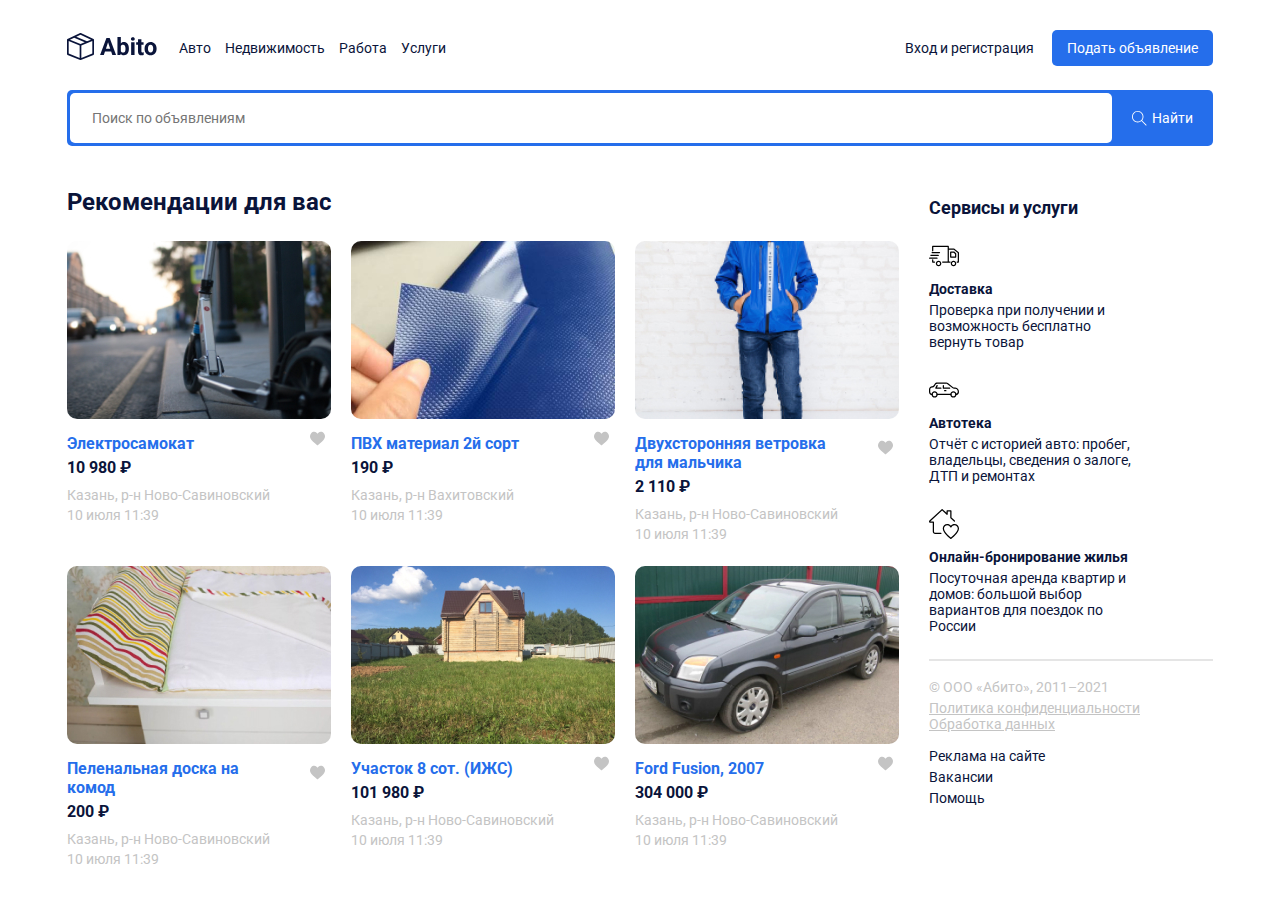
<file: index.html>
<!DOCTYPE html>
<html lang="ru-RU">

<head>
  <meta charset="UTF-8">
  <meta http-equiv="X-UA-Compatible" content="IE=edge">
  <meta name="viewport" content="width=device-width, initial-scale=1.0">
  <link rel="stylesheet" href="CSS/normalize.css">
  <link rel="stylesheet" href="CSS/style.css">
  <link rel="preconnect" href="https://fonts.googleapis.com">
  <link rel="preconnect" href="https://fonts.gstatic.com" crossorigin>
  <link href="https://fonts.googleapis.com/css2?family=Roboto:wght@400;700&display=swap" rel="stylesheet">
  <title>Abito - доска объявлений</title>
</head>

<body>
  <header class="header container">
    <div class="navbar">
      <a href="/index.html" class="logo">
        <img src="img/logo.svg" alt="logo-Abito" class="logo-img">
      </a>
      <div class="menu-all">
        <button class="close-menu">
          <svg width="18" height="19" viewBox="0 0 18 19" fill="none" xmlns="http://www.w3.org/2000/svg">
            <path d="M0.5 1L17.5 18M17.5 1L0.5 18" stroke="black" />
          </svg>
        </button>
        <nav class="navbar-menu">
          <ul class="menu">
            <li class="menu-item"><a href="#" class="menu-link">Авто</a></li>
            <li class="menu-item"><a href="#" class="menu-link">Недвижимость</a></li>
            <li class="menu-item"><a href="#" class="menu-link">Работа</a></li>
            <li class="menu-item"><a href="#" class="menu-link">Услуги</a></li>
          </ul>
        </nav>
        <div class="button-group">
          <a href="" class="button button-link">Вход и регистрация</a>
          <a href="" class="button button-primary">Подать объявление</a>
        </div>
      </div>
      <button class="menu-button"><svg width="30" height="30" viewBox="0 0 30 30" fill="none"
          xmlns="http://www.w3.org/2000/svg">
          <path
            d="M0.937476 9.37501H29.0624C29.58 9.37501 29.9999 8.95498 29.9999 8.43754C29.9999 7.92002 29.5799 7.50006 29.0624 7.50006H0.937476C0.419955 7.50006 0 7.92009 0 8.43754C0 8.95498 0.420033 9.37501 0.937476 9.37501Z"
            fill="black" />
          <path
            d="M29.0624 14.0626H0.937476C0.419955 14.0626 0 14.4826 0 15C0 15.5175 0.420033 15.9375 0.937476 15.9375H29.0624C29.58 15.9375 29.9999 15.5175 29.9999 15C29.9999 14.4826 29.58 14.0626 29.0624 14.0626Z"
            fill="black" />
          <path
            d="M29.0625 20.625H10.3125C9.79495 20.625 9.375 21.0451 9.375 21.5625C9.375 22.08 9.79503 22.5 10.3125 22.5H29.0625C29.58 22.5 29.9999 22.0799 29.9999 21.5625C30 21.045 29.58 20.625 29.0625 20.625Z"
            fill="black" />
        </svg>
      </button>
    </div>

    <div class="search-panel">
      <input type="search" class="search-input" name="" id="" placeholder="Поиск по объявлениям">
      <button class="search-button">
        <svg class="search-icon" width="15" height="15" viewBox="0 0 15 15" fill="none"
          xmlns="http://www.w3.org/2000/svg">
          <path
            d="M14.6506 14.0012L10.0862 9.43675C10.9465 8.43352 11.4706 7.13293 11.4706 5.71058C11.4706 2.54822 8.89765 -0.0247192 5.7353 -0.0247192C4.20353 -0.0247192 2.76265 0.571751 1.67824 1.6544C0.595589 2.73793 -0.000881376 4.17881 9.77541e-07 5.71058C9.77541e-07 8.87293 2.57294 11.4459 5.7353 11.4459C7.15765 11.4459 8.45912 10.9218 9.46235 10.0615L14.0268 14.6259L14.6506 14.0012ZM5.7353 10.5635C3.06 10.5635 0.882354 8.38675 0.882354 5.71058C0.881472 4.41352 1.38618 3.19499 2.30294 2.2791C3.21882 1.36234 4.43824 0.857634 5.7353 0.857634C8.41059 0.857634 10.5882 3.0344 10.5882 5.71058C10.5882 8.38587 8.41059 10.5635 5.7353 10.5635Z"
            fill="white" />
        </svg>
        <span class="search-button-text">Найти</span>

      </button>
  </header>
  <div class="page-content container">
    <main class="main-block">
      <h2 class="head-block">Рекомендации для вас</h2>
      <div class="cards">
        <div class="card">
          <a href="single87208.html" class="card-link">
            <img src="img/card-1.jpg" alt="photo" class="card-img">
          </a>
          <div class="card-header">
            <a href="single87208.html" class="card-link">
              <h3 class="card-title">Электросамокат</h3>
            </a>
            <button class="like">
              <img src="img/favourite.svg" alt="like">
            </button>
          </div>
          <strong class="card-price">10 980 ₽</strong>
          <p class="card-text">Казань, р-н Ново-Савиновский</p>
          <p class="card-text">10 июля 11:39</p>
        </div>
        <div class="card">
          <a href="single.html" class="card-link">
            <img src="img/card-2.jpg" alt="photo" class="card-img">
          </a>
          <div class="card-header">
            <a href="single.html" class="card-link">
              <h3 class="card-title">ПВХ материал 2й сорт</h3>
            </a>
            <button class="like">
              <img src="img/favourite.svg" alt="like">
            </button>
          </div>
          <strong class="card-price">190 ₽</strong>
          <p class="card-text">Казань, р-н Вахитовский</p>
          <p class="card-text">10 июля 11:39</p>
        </div>
        <div class="card">
          <a href="single.html" class="card-link">
            <img src="img/card-3.jpg" alt="photo" class="card-img">
          </a>
          <div class="card-header">
            <a href="single.html" class="card-link">
              <h3 class="card-title">Двухсторонняя ветровка для мальчика</h3>
            </a>
            <button class="like">
              <img src="img/favourite.svg" alt="like">
            </button>
          </div>
          <strong class="card-price">2 110 ₽</strong>
          <p class="card-text">Казань, р-н Ново-Савиновский</p>
          <p class="card-text">10 июля 11:39</p>
        </div>
        <div class="card">
          <a href="single.html" class="card-link">
            <img src="img/card-4.jpg" alt="photo" class="card-img">
          </a>
          <div class="card-header">
            <a href="single.html" class="card-link">
              <h3 class="card-title">Пеленальная доска на комод</h3>
            </a>
            <button class="like">
              <img src="img/favourite.svg" alt="like">
            </button>
          </div>
          <strong class="card-price">200 ₽</strong>
          <p class="card-text">Казань, р-н Ново-Савиновский</p>
          <p class="card-text">10 июля 11:39</p>
        </div>
        <div class="card">
          <a href="single.html" class="card-link">
            <img src="img/card-5.jpg" alt="photo" class="card-img">
          </a>
          <div class="card-header">
            <a href="single.html" class="card-link">
              <h3 class="card-title">Участок 8 сот. (ИЖС)</h3>
            </a>
            <button class="like">
              <img src="img/favourite.svg" alt="like">
            </button>
          </div>
          <strong class="card-price">101 980 ₽</strong>
          <p class="card-text">Казань, р-н Ново-Савиновский</p>
          <p class="card-text">10 июля 11:39</p>
        </div>
        <div class="card">
          <a href="single.html" class="card-link">
            <img src="img/card-6.jpg" alt="photo" class="card-img">
          </a>
          <div class="card-header">
            <a href="single.html" class="card-link">
              <h3 class="card-title">Ford Fusion, 2007</h3>
            </a>
            <button class="like">
              <img src="img/favourite.svg" alt="like">
            </button>
          </div>
          <strong class="card-price">304 000 ₽</strong>
          <p class="card-text">Казань, р-н Ново-Савиновский</p>
          <p class="card-text">10 июля 11:39</p>
        </div>
      </div>
    </main>
    <aside class="side-bar">
      <h3>Сервисы и услуги</h3>
      <div class="side-text">
        <img src="img/shipping.svg" alt="logo:shipping" class="side-log">
        <h5 class="side-title">Доставка</h5>
        <p class="service-text">Проверка при получении и возможность бесплатно вернуть товар</p>
      </div>
      <div class="side-text">
        <img src="img/avto.svg" alt="logo:shipping" class="side-log">
        <h5 class="side-title">Автотека</h5>
        <p class="service-text">Отчёт с историей авто: пробег, владельцы, сведения о залоге, ДТП и ремонтах</p>
      </div>
      <div class="side-text">
        <img src="img/house.svg" alt="logo:shipping" class="side-log">
        <h5 class="side-title">Онлайн-бронирование жилья</h5>
        <p class="service-text">Посуточная аренда квартир и домов: большой выбор вариантов для поездок по России</p>
      </div>
      <hr color="#E5E5E5">
      <footer class="footer">
        <p class="footer-text">© ООО «Абито», 2011–2021</p>
        <ul class="footer-polit">
          <li><a class="footer-list" href="#">Политика конфиденциальности</a></li>
          <li><a class="footer-list" href="#">Обработка данных</a></li>
        </ul>
        <ul class="footer-polit">
          <li><a class="footer-link" href="#">Реклама на сайте</a></li>
          <li><a class="footer-link" href="#">Вакансии</a></li>
          <li><a class="footer-link" href="#">Помощь</a></li>
        </ul>
      </footer>
    </aside>
  </div>
  <script src="https://unpkg.com/swiper/swiper-bundle.min.js"></script>
  <script src="js/main.js"></script>
</body>

</html>
</file>
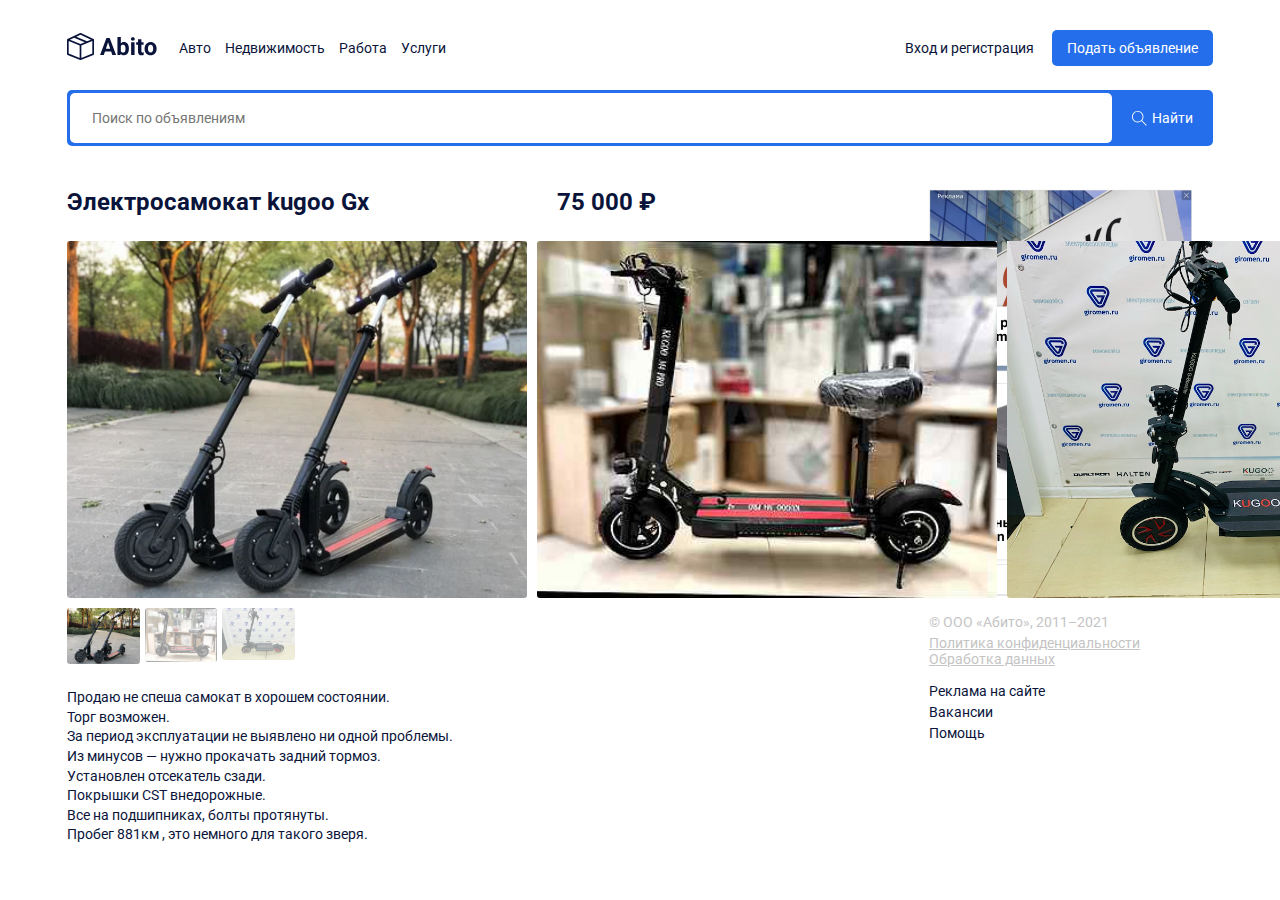
<file: single87208.html>
<!DOCTYPE html>
<html lang="ru-RU">

<head>
  <meta charset="UTF-8">
  <meta http-equiv="X-UA-Compatible" content="IE=edge">
  <meta name="viewport" content="width=device-width, initial-scale=1.0">
  <link rel="stylesheet" href="CSS/normalize.css">
  <link rel="stylesheet" href="https://unpkg.com/swiper/swiper-bundle.min.css" />
  <link rel="stylesheet" href="CSS/style.css">
  <link rel="preconnect" href="https://fonts.googleapis.com">
  <link rel="preconnect" href="https://fonts.gstatic.com" crossorigin>
  <link href="https://fonts.googleapis.com/css2?family=Roboto:wght@400;700&display=swap" rel="stylesheet">
  <title>Страница объявления</title>
</head>

<body>
  <header class="header container">
    <div class="navbar">
      <a href="/index.html" class="logo">
        <img src="img/logo.svg" alt="logo-Abito" class="logo-img">
      </a>
      <nav class="navbar-menu">
        <ul class="menu">
          <li class="menu-item"><a href="#" class="menu-link">Авто</a></li>
          <li class="menu-item"><a href="#" class="menu-link">Недвижимость</a></li>
          <li class="menu-item"><a href="#" class="menu-link">Работа</a></li>
          <li class="menu-item"><a href="#" class="menu-link">Услуги</a></li>
        </ul>
      </nav>
      <div class="button-group">
        <a href="" class="button button-link">Вход и регистрация</a>
        <a href="" class="button button-primary">Подать объявление</a>
      </div>
    </div>

    <div class="search-panel">
      <input type="search" class="search-input" name="" id="" placeholder="Поиск по объявлениям">
      <button class="search-button">
        <svg class="search-icon" width="15" height="15" viewBox="0 0 15 15" fill="none"
          xmlns="http://www.w3.org/2000/svg">
          <path
            d="M14.6506 14.0012L10.0862 9.43675C10.9465 8.43352 11.4706 7.13293 11.4706 5.71058C11.4706 2.54822 8.89765 -0.0247192 5.7353 -0.0247192C4.20353 -0.0247192 2.76265 0.571751 1.67824 1.6544C0.595589 2.73793 -0.000881376 4.17881 9.77541e-07 5.71058C9.77541e-07 8.87293 2.57294 11.4459 5.7353 11.4459C7.15765 11.4459 8.45912 10.9218 9.46235 10.0615L14.0268 14.6259L14.6506 14.0012ZM5.7353 10.5635C3.06 10.5635 0.882354 8.38675 0.882354 5.71058C0.881472 4.41352 1.38618 3.19499 2.30294 2.2791C3.21882 1.36234 4.43824 0.857634 5.7353 0.857634C8.41059 0.857634 10.5882 3.0344 10.5882 5.71058C10.5882 8.38587 8.41059 10.5635 5.7353 10.5635Z"
            fill="white" />
        </svg>
        <span class="search-button-text">Найти</span>

      </button>
  </header>
  <div class="page-content container">
    <main class="main-block main-single">
      <div class="content">
        <h2 class="head-block">Электросамокат kugoo Gx</h2>
        <!-- slider -->
        <div style="--swiper-navigation-color: #fff; --swiper-pagination-color: #fff"
          class="swiper-container mySwiper2">
          <div class="swiper-wrapper">
            <div class="swiper-slide">
              <img src="img/card-image.jpg" />
            </div>
            <div class="swiper-slide">
              <img src="img/card-image2.jpg" />
            </div>
            <div class="swiper-slide">
              <img src="img/card-image3.jpg" />
            </div>
          </div>
        </div>
        <div thumbsSlider="" class="swiper-container mySwiper">
          <div class="swiper-wrapper">
            <div class="swiper-slide">
              <img src="img/card-image.jpg" />
            </div>
            <div class="swiper-slide">
              <img src="img/card-image2.jpg" />
            </div>
            <div class="swiper-slide">
              <img src="img/card-image3.jpg" />
            </div>
          </div>
        </div>
        <div class="content-text">
          <p>
            Продаю не спеша самокат в хорошем состоянии. <br>
            Торг возможен. <br>
            За период эксплуатации не выявлено ни одной проблемы. <br>
            Из минусов — нужно прокачать задний тормоз. <br>
            Установлен отсекатель сзади.<br>
            Покрышки CST внедорожные.<br>
            Все на подшипниках, болты протянуты.<br>
            Пробег 881км , это немного для такого зверя.
          </p>
        </div>
      </div>
      <!-- /.content -->
      <div class="author">
        <strong class="single-price">75 000 ₽</strong>
        <div class="author-wrapper">
          <div class="author-info">
            <span class="author-name">Маша Пушкина</span>
            <div class="rating">
              <svg width="10" height="10" viewBox="0 0 10 10" fill="none" xmlns="http://www.w3.org/2000/svg">
                <g clip-path="url(#clip0)">
                  <path
                    d="M9.97393 3.83595C9.90847 3.63346 9.72887 3.48965 9.51639 3.4705L6.63011 3.20842L5.4888 0.537072C5.40465 0.341297 5.21299 0.214569 5.00005 0.214569C4.78711 0.214569 4.59545 0.341297 4.5113 0.53753L3.36999 3.20842L0.483257 3.4705C0.271154 3.4901 0.0920116 3.63346 0.0261682 3.83595C-0.0396751 4.03844 0.0211327 4.26054 0.181583 4.40054L2.36326 6.31389L1.71994 9.14775C1.67286 9.35612 1.75374 9.5715 1.92662 9.69647C2.01955 9.76361 2.12827 9.79779 2.23791 9.79779C2.33244 9.79779 2.42621 9.77231 2.51036 9.72195L5.00005 8.23396L7.48882 9.72195C7.67094 9.83152 7.90052 9.82152 8.07302 9.69647C8.24598 9.57112 8.32678 9.35566 8.27971 9.14775L7.63638 6.31389L9.81806 4.40093C9.97851 4.26054 10.0398 4.03882 9.97393 3.83595Z"
                    fill="#FFC107" />
                </g>
                <defs>
                  <clipPath id="clip0">
                    <rect width="10" height="10" fill="white" />
                  </clipPath>
                </defs>
              </svg>
              <svg width="10" height="10" viewBox="0 0 10 10" fill="none" xmlns="http://www.w3.org/2000/svg">
                <g clip-path="url(#clip0)">
                  <path
                    d="M9.97393 3.83595C9.90847 3.63346 9.72887 3.48965 9.51639 3.4705L6.63011 3.20842L5.4888 0.537072C5.40465 0.341297 5.21299 0.214569 5.00005 0.214569C4.78711 0.214569 4.59545 0.341297 4.5113 0.53753L3.36999 3.20842L0.483257 3.4705C0.271154 3.4901 0.0920116 3.63346 0.0261682 3.83595C-0.0396751 4.03844 0.0211327 4.26054 0.181583 4.40054L2.36326 6.31389L1.71994 9.14775C1.67286 9.35612 1.75374 9.5715 1.92662 9.69647C2.01955 9.76361 2.12827 9.79779 2.23791 9.79779C2.33244 9.79779 2.42621 9.77231 2.51036 9.72195L5.00005 8.23396L7.48882 9.72195C7.67094 9.83152 7.90052 9.82152 8.07302 9.69647C8.24598 9.57112 8.32678 9.35566 8.27971 9.14775L7.63638 6.31389L9.81806 4.40093C9.97851 4.26054 10.0398 4.03882 9.97393 3.83595Z"
                    fill="#FFC107" />
                </g>
                <defs>
                  <clipPath id="clip0">
                    <rect width="10" height="10" fill="white" />
                  </clipPath>
                </defs>
              </svg>
              <svg width="10" height="10" viewBox="0 0 10 10" fill="none" xmlns="http://www.w3.org/2000/svg">
                <g clip-path="url(#clip0)">
                  <path
                    d="M9.97393 3.83595C9.90847 3.63346 9.72887 3.48965 9.51639 3.4705L6.63011 3.20842L5.4888 0.537072C5.40465 0.341297 5.21299 0.214569 5.00005 0.214569C4.78711 0.214569 4.59545 0.341297 4.5113 0.53753L3.36999 3.20842L0.483257 3.4705C0.271154 3.4901 0.0920116 3.63346 0.0261682 3.83595C-0.0396751 4.03844 0.0211327 4.26054 0.181583 4.40054L2.36326 6.31389L1.71994 9.14775C1.67286 9.35612 1.75374 9.5715 1.92662 9.69647C2.01955 9.76361 2.12827 9.79779 2.23791 9.79779C2.33244 9.79779 2.42621 9.77231 2.51036 9.72195L5.00005 8.23396L7.48882 9.72195C7.67094 9.83152 7.90052 9.82152 8.07302 9.69647C8.24598 9.57112 8.32678 9.35566 8.27971 9.14775L7.63638 6.31389L9.81806 4.40093C9.97851 4.26054 10.0398 4.03882 9.97393 3.83595Z"
                    fill="#FFC107" />
                </g>
                <defs>
                  <clipPath id="clip0">
                    <rect width="10" height="10" fill="white" />
                  </clipPath>
                </defs>
              </svg>
              <svg width="10" height="10" viewBox="0 0 10 10" fill="none" xmlns="http://www.w3.org/2000/svg">
                <g clip-path="url(#clip0)">
                  <path
                    d="M9.97393 3.83595C9.90847 3.63346 9.72887 3.48965 9.51639 3.4705L6.63011 3.20842L5.4888 0.537072C5.40465 0.341297 5.21299 0.214569 5.00005 0.214569C4.78711 0.214569 4.59545 0.341297 4.5113 0.53753L3.36999 3.20842L0.483257 3.4705C0.271154 3.4901 0.0920116 3.63346 0.0261682 3.83595C-0.0396751 4.03844 0.0211327 4.26054 0.181583 4.40054L2.36326 6.31389L1.71994 9.14775C1.67286 9.35612 1.75374 9.5715 1.92662 9.69647C2.01955 9.76361 2.12827 9.79779 2.23791 9.79779C2.33244 9.79779 2.42621 9.77231 2.51036 9.72195L5.00005 8.23396L7.48882 9.72195C7.67094 9.83152 7.90052 9.82152 8.07302 9.69647C8.24598 9.57112 8.32678 9.35566 8.27971 9.14775L7.63638 6.31389L9.81806 4.40093C9.97851 4.26054 10.0398 4.03882 9.97393 3.83595Z"
                    fill="#FFC107" />
                </g>
                <defs>
                  <clipPath id="clip0">
                    <rect width="10" height="10" fill="white" />
                  </clipPath>
                </defs>
              </svg>
              <svg width="10" height="10" viewBox="0 0 10 10" fill="none" xmlns="http://www.w3.org/2000/svg">
                <g clip-path="url(#clip0)">
                  <path
                    d="M9.97393 3.83595C9.90847 3.63346 9.72887 3.48965 9.51639 3.4705L6.63011 3.20842L5.4888 0.537072C5.40465 0.341297 5.21299 0.214569 5.00005 0.214569C4.78711 0.214569 4.59545 0.341297 4.5113 0.53753L3.36999 3.20842L0.483257 3.4705C0.271154 3.4901 0.0920116 3.63346 0.0261682 3.83595C-0.0396751 4.03844 0.0211327 4.26054 0.181583 4.40054L2.36326 6.31389L1.71994 9.14775C1.67286 9.35612 1.75374 9.5715 1.92662 9.69647C2.01955 9.76361 2.12827 9.79779 2.23791 9.79779C2.33244 9.79779 2.42621 9.77231 2.51036 9.72195L5.00005 8.23396L7.48882 9.72195C7.67094 9.83152 7.90052 9.82152 8.07302 9.69647C8.24598 9.57112 8.32678 9.35566 8.27971 9.14775L7.63638 6.31389L9.81806 4.40093C9.97851 4.26054 10.0398 4.03882 9.97393 3.83595Z"
                    fill="#FFC107" />
                </g>
                <defs>
                  <clipPath id="clip0">
                    <rect width="10" height="10" fill="white" />
                  </clipPath>
                </defs>
              </svg>
              <span class="rating-counter">5 отзывов</span>
            </div>
            <span class="author-status">Частное лицо</span>
          </div>
          <img src="img/author-photo.jpg" alt="author-photo" class="author-photo">
        </div>
        <div class="button-group">
          <button class="button button-block button-primary">Показать телефон</button>
          <button class="button button-block button-message">Написать сообщение</button>
        </div>
      </div>
      <!-- /.author -->
    </main>
    <aside class="side-bar">
      <a href="#">
        <img src="img/banner1.jpg" alt="banner">
      </a>
      <a href="#">
        <img class="img-rek" src="img/banner2.jpg" alt="banner">
      </a>
      <hr color="#E5E5E5">
      <footer class="footer">
        <p class="footer-text">© ООО «Абито», 2011–2021</p>
        <ul class="footer-polit">
          <li><a class="footer-list" href="#">Политика конфиденциальности</a></li>
          <li><a class="footer-list" href="#">Обработка данных</a></li>
        </ul>
        <ul class="footer-polit">
          <li><a class="footer-link" href="#">Реклама на сайте</a></li>
          <li><a class="footer-link" href="#">Вакансии</a></li>
          <li><a class="footer-link" href="#">Помощь</a></li>
        </ul>
      </footer>
    </aside>
  </div>
  <script src="https://unpkg.com/swiper/swiper-bundle.min.js"></script>
  <script src="js/main.js"></script>
</body>

</html>
</file>
<file: CSS/style.css>
body {
font-family: "Roboto", sans-serif;
font-size: 14px;
line-height: 16px;
color: #0A143A;
}
.container {
  max-width: 1146px;
  margin: auto;
}
.header {
  padding: 30px 0px;
  margin-bottom: 12px;
}
.navbar {
  display: flex;
  align-items: center;
  justify-content: space-between;
  margin-bottom: 24px;
}
.menu-all {
  flex-grow: 1;
  display: flex;
  align-items: center;
}
.navbar-menu {
  margin-right: auto;
}
.menu {
  list-style: none;
  margin: 0;
  padding: 0px 22px;
  width: 267px;
  display: flex;
}
.menu-item:not(:last-child) {
  margin-right: 14px;
}
.menu-link, .button {
  text-decoration: none;
  color: inherit;
}
.button {
  display: inline-block;
  padding: 10px 15px;
  cursor: pointer;
}
.button-link {
  color: inherit;
}
.button-primary {
  background: #256EEB;
  border-radius: 5px;
  color: white;
}
.search-panel {
  height: 50px;
  background: #256EEB;
  border-radius: 5px;
  padding: 3px;
  display: flex;
}
.search-input {
  flex-grow: 1;
  background: #FFFFFF;
  border-radius: 5px;
  border: none;
  padding: 0px 22px;
}
.search-button {
  background-color: #256EEB;
  border: none;
  color: white;
  padding: 16px 17px 15px 20px;
  display: flex;
  align-items: center;
}
.search-button-text {
  margin-left: 5px;
}
.page-content {
  display: grid; /* Отображение контента по колонкам*/
  grid-template-columns: 9fr 3fr; /* Делит на 2 колонки в соотношении 9 к 3 */
  grid-column-gap: 10px; /* Расстояние между колонками 30 зч */
}
.head-block {
  line-height: 28px;
  margin-top: 0;
  margin-bottom: 25px;
  font-size: 24px;
}
.card-img {
  border-radius: 10px;
  width: 264px;
  height: 178px;
  object-fit: cover; /* обрезает изображение под размер */
}
.cards {
  display: flex;
  flex-wrap: wrap; /* переносит блоки если они не помещаются */
}
.card {
  padding-bottom: 20px;
  margin-right: 20px;
}
.card-header {
  display: flex;
  justify-content: space-between;
  align-items: center;
}
.card-title {
  max-width: 195px;
  font-size: 16px;
  line-height: 19px;
  color: #256EEB;
  margin-top: 12px;
  margin-bottom: 5px;
}
.card-link {
  text-decoration: none;
}
.like {
  border: none;
  background-color: white;
  cursor: pointer; /* При наведении меняет курсор */
  margin-left: 15px;
}
.card-price {
  font-size: 16px;
  line-height: 19px;
  margin-bottom: 10px;
  display: block;
}
.card-text {
  font-size: 14px;
  line-height: 16px;
  color: #C4C4C4;
  margin-top: 0;
  margin-bottom: 4px;
}
.side-bar h3 {
  font-size: 18px;
  line-height: 21px;
  margin: 0;
  padding-top: 9px;
  padding-bottom: 23px;
}
.side-text {
  margin-bottom: 25px;
}
.side-title {
  font-weight: bold;
  font-size: 14px;
  line-height: 16px;
  margin-top: 7px;
  margin-bottom: 5px;
}
.service-text {
  font-size: 14px;
  line-height: 16px;
  max-width: 217px;
  margin: 0;
  margin-bottom: 25px;
}
.footer-text {
  font-size: 14px;
  line-height: 16px;
  margin-top: 18px;
  margin-bottom: 5px;
  color: #C4C4C4;
}
.footer-list {
  display: inline-block;
  font-size: 14px;
  line-height: 16px;
  color: #C4C4C4;
}
.footer-polit {
  margin: 0;
  padding: 0;
  list-style: none;
  margin-bottom: 16px;
}
.footer-link {
  display: inline-block;
  text-decoration: none;
  color: inherit;
  margin-bottom: 5px;
}
.main-single {
  display: flex;
  align-items: flex-start;
}
.content {
  max-width: 460px;
  margin-right: 30px;
}
.swiper-container {
        width: 100%;

      }

      .swiper-slide {
        text-align: center;
        font-size: 18px;
        background: #fff;

        /* Center slide text vertically */
        display: -webkit-box;
        display: -ms-flexbox;
        display: -webkit-flex;
        display: flex;
        -webkit-box-pack: center;
        -ms-flex-pack: center;
        -webkit-justify-content: center;
        justify-content: center;
        -webkit-box-align: center;
        -ms-flex-align: center;
        -webkit-align-items: center;
        align-items: center;
      }

      .swiper-slide img {
        display: block;
        width: 100%;
        height: 100%;
        object-fit: cover;
      }

      .swiper-container {
        width: 100%;
        height: 300px;
        margin-left: auto;
        margin-right: auto;
      }

      .swiper-slide {
        background-size: cover;
        background-position: center;
      }

      .mySwiper2 {
        width: 100%;
        height: 357px;
        border-radius: 10px;
      }

      .mySwiper {
        height: 20%;
        box-sizing: border-box;
        padding: 10px 0;
      }

      .mySwiper .swiper-slide {
        width: 25%;
        
        height: 100%;
        opacity: 0.4;
      }

      .mySwiper .swiper-slide-thumb-active {
        opacity: 1;
      }

      .swiper-slide img {
        display: block;
        width: 100%;
        height: 100%;
        object-fit: cover;
        border-radius: 3px; /*проверить*/
      }
.content-text {
  font-size: 14px;
  line-height: 140%;
}
.single-price {
  display: block;
  font-weight: bold;
  font-size: 24px;
  line-height: 28px;
  margin-top: 0;
  margin-bottom: 25px;
}
.author {
  min-width: 264px;
}
.author-wrapper {
  display: flex;
  align-items: center;
  justify-content: space-between;
  margin-bottom: 30px;
}
.author-photo {
  width: 50px;
  height: 50px;
  object-fit: cover; /*запрет растяжения картинки*/
  border-radius: 25px;
}
.author-name {
  font-weight: bold;
  font-size: 14px;
  line-height: 16px;
  display: block;
  margin-bottom: 4px;
}
.rating {
  margin-bottom: 5px;
}
.rating-counter {
  opacity: 0.5;
  margin-left: 10px;
}
.author-status {
  font-size: 12px;
  line-height: 14px;
}
.button-block {
  display: block;
  width: 100%;
  height: 54px;
  border-radius: 5px;
  padding: 10px 15px;
  margin-bottom: 14px;
  border: none;
}
.button-message {
  background: #14B4BE;
  color: #fff;
}
.img-rek {
  margin: 7px 0px 19px 0px;
}
.menu-button {
  background-color: #fff;
  border: none;
  cursor: pointer;
  display: none; /*отключаем кнопку везде кроме мобильных*/
}
.close-menu {
  display: none;
  background-color: #fff;
  border: none;  
}

@media (max-width: 1200px) {
  .container {
    max-width: 960px;
  }
  .card {
    width: 45%;
  }
  .card-img {
    width: 100%;
    height: 200px;
  }
}

@media (max-width: 992px) {
  .container {
    max-width: 740px;
  }
  .card-img {
    height: 150px;
  }
}

@media (max-width: 768px) {
  .container {
    max-width: 560px;
  }
  .page-content {
    grid-template-columns: 8fr 4fr; /* Делит на 2 колонки в соотношении 8 к 4 */
  }
  .card {
    width: 100%;
  }
  .menu-button {
    display: block;
  }
  .menu-all {
    position: fixed;
    right: 0;
    top: 0;
    width: 100%;
    height: 100%;
    background-color: #fff;
    z-index: 9;
    flex-direction: column;
    align-items: center;
    justify-content: center;
    transition: transform 0.2s, opacity 0.2s;
    opacity: 0;
    transform: translateY(-100%); /* уберем меню в сторону */
  }
  .is-open {
    opacity: 1;
    transform: translateY(0%);
  }
  .navbar-menu {
    margin-left: auto;
    margin-bottom: 20px;
  }
  .menu {
    flex-direction: column;
    align-items: center;
    justify-content: center;
    font-size: 24px;
  }
.menu-item:not(:last-child) {
  margin-right: 0;
  margin-bottom: 10px;
}
.button-group {
  display: flex;
  flex-direction: column;
  align-items: center;
  justify-content: center;
}
.close-menu {
display: block;
position: absolute;
top: 30px;
right: 30px;
cursor: pointer;
}
}

@media (max-width: 576px) {
  .container {
    max-width: 90%;
  }
  .page-content {
    grid-template-columns: 12fr ; /* Делит на 2 колонки в соотношении 8 к 4 */
  }
  .card {
    margin-right: 0;
  }
  .card-img {
    height: 250px;
  }
}
</file>
